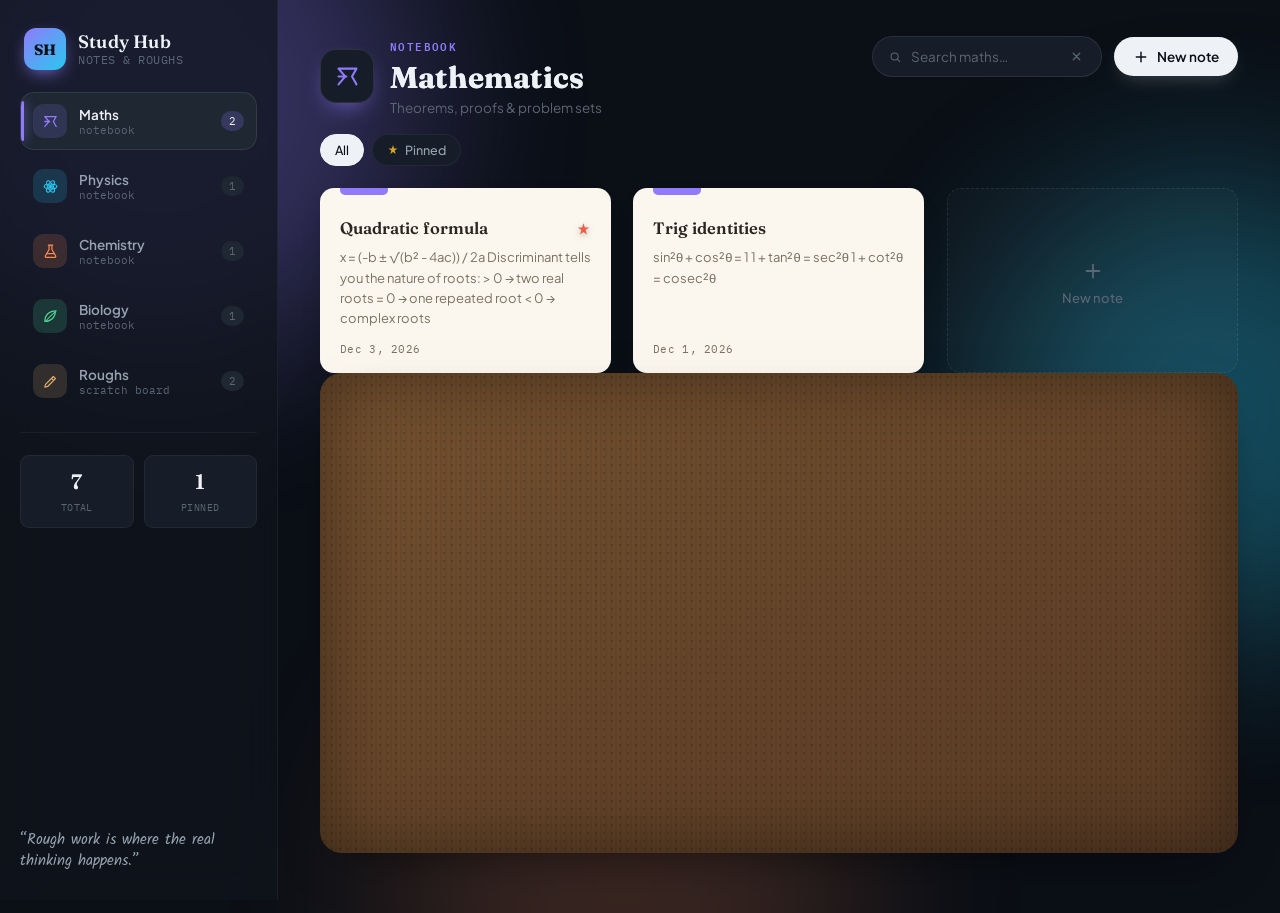
<file: tasks-notes.html>
<!DOCTYPE html>
<html lang="en">
<head>
<meta charset="UTF-8">
<meta name="viewport" content="width=device-width, initial-scale=1.0">
<title>Notes · Study Hub</title>

<link rel="preconnect" href="https://fonts.googleapis.com">
<link rel="preconnect" href="https://fonts.gstatic.com" crossorigin>
<link href="https://fonts.googleapis.com/css2?family=Fraunces:opsz,wght@9..144,400;9..144,500;9..144,600;9..144,700;9..144,800&family=Plus+Jakarta+Sans:ital,wght@0,400;0,500;0,600;0,700;0,800;1,500&family=IBM+Plex+Mono:wght@400;500;600&family=Kalam:wght@400;700&display=swap" rel="stylesheet">

<link rel="stylesheet" href="css/tasks-notes.css">
</head>
<body>

<!-- ambient glow blobs -->
<div class="aurora aurora-1"></div>
<div class="aurora aurora-2"></div>
<div class="aurora aurora-3"></div>

<div class="app">

  <!-- ============ SIDEBAR ============ -->
  <aside class="sidebar" id="sidebar">
    <div class="brand">
      <span class="brand-mark">SH</span>
      <div class="brand-text">
        <strong>Study Hub</strong>
        <span>Notes &amp; Roughs</span>
      </div>
    </div>

    <nav class="subject-nav" id="subjectNav" aria-label="Subjects"></nav>

    <div class="sidebar-divider"></div>

    <div class="sidebar-stats" id="sidebarStats"></div>

    <div class="sidebar-footer">
      <p class="footer-quote">&ldquo;Rough work is where the real thinking happens.&rdquo;</p>
    </div>
  </aside>

  <button class="mobile-nav-toggle" id="mobileNavToggle" aria-label="Toggle subjects menu">
    <svg viewBox="0 0 24 24" width="20" height="20"><path d="M3 6h18M3 12h18M3 18h18" stroke="currentColor" stroke-width="2" stroke-linecap="round"/></svg>
  </button>
  <div class="sidebar-scrim" id="sidebarScrim"></div>

  <!-- ============ WORKSPACE ============ -->
  <main class="workspace">

    <header class="workspace-header">
      <div class="workspace-title">
        <span class="workspace-icon" id="workspaceIcon"></span>
        <div>
          <div class="eyebrow" id="workspaceEyebrow">Notebook</div>
          <h1 id="workspaceTitle">Mathematics</h1>
          <p id="workspaceSubtitle">Theorems, proofs &amp; problem sets</p>
        </div>
      </div>

      <div class="workspace-actions">
        <div class="search-box">
          <svg viewBox="0 0 24 24" width="16" height="16"><circle cx="11" cy="11" r="7" stroke="currentColor" stroke-width="2" fill="none"/><path d="M21 21l-4.3-4.3" stroke="currentColor" stroke-width="2" stroke-linecap="round"/></svg>
          <input type="text" id="searchInput" placeholder="Search this shelf…">
          <button class="search-clear" id="searchClear" hidden aria-label="Clear search">
            <svg viewBox="0 0 24 24" width="13" height="13"><path d="M6 6l12 12M18 6L6 18" stroke="currentColor" stroke-width="2.4" stroke-linecap="round"/></svg>
          </button>
        </div>
        <button class="btn-primary" id="newNoteBtn">
          <svg viewBox="0 0 24 24" width="16" height="16"><path d="M12 5v14M5 12h14" stroke="currentColor" stroke-width="2.2" stroke-linecap="round"/></svg>
          <span id="newNoteLabel">New note</span>
        </button>
      </div>
    </header>

    <div class="filter-row" id="filterRow">
      <button class="chip-filter active" data-filter="all">All</button>
      <button class="chip-filter" data-filter="pinned">
        <svg viewBox="0 0 24 24" width="12" height="12"><path d="M12 2l2.2 6.8H21l-5.6 4.1 2.1 6.9L12 15.8 6.5 19.8l2.1-6.9L3 8.8h6.8L12 2z" fill="currentColor"/></svg>
        Pinned
      </button>
    </div>

    <!-- Notebook grid (Maths / Physics / Chemistry / Biology) -->
    <section class="notes-grid" id="notesGrid"></section>

    <!-- Corkboard (Roughs) -->
    <section class="roughs-board" id="roughsBoard" hidden></section>

    <div class="empty-state" id="emptyState" hidden>
      <div class="empty-illustration" id="emptyIllustration"></div>
      <h3 id="emptyTitle">This shelf is empty</h3>
      <p id="emptyText">Start your first note — it only takes a line.</p>
    </div>

  </main>
</div>

<!-- ============ NOTE EDITOR MODAL ============ -->
<div class="modal-backdrop" id="modalBackdrop">
  <div class="modal-sheet" id="modalSheet">
    <div class="sheet-top">
      <input type="text" id="noteTitleInput" class="sheet-title-input" placeholder="Untitled note" maxlength="80">
      <button class="sheet-pin" id="sheetPinBtn" aria-label="Pin note" title="Pin this note">
        <svg viewBox="0 0 24 24" width="17" height="17"><path d="M12 2l2.2 6.8H21l-5.6 4.1 2.1 6.9L12 15.8 6.5 19.8l2.1-6.9L3 8.8h6.8L12 2z" fill="currentColor"/></svg>
      </button>
      <button class="sheet-close" id="closeModalBtn" aria-label="Close">
        <svg viewBox="0 0 24 24" width="18" height="18"><path d="M6 6l12 12M18 6L6 18" stroke="currentColor" stroke-width="2.2" stroke-linecap="round"/></svg>
      </button>
    </div>
    <div class="sheet-meta">
      <span id="sheetSubjectTag" class="sheet-tag">Maths</span>
      <span id="sheetDate" class="sheet-date">—</span>
      <span id="sheetCharCount" class="sheet-charcount">0 characters</span>
    </div>
    <textarea id="noteBodyInput" class="sheet-body" placeholder="Write it down…"></textarea>
    <div class="sheet-footer">
      <button class="btn-ghost-danger" id="deleteNoteBtn">
        <svg viewBox="0 0 24 24" width="15" height="15"><path d="M4 7h16M9 7V4h6v3M6 7l1 13h10l1-13" stroke="currentColor" stroke-width="2" stroke-linecap="round" stroke-linejoin="round" fill="none"/></svg>
        Delete
      </button>
      <div class="footer-right">
        <span class="save-hint">⌘ / Ctrl + Enter to save</span>
        <button class="btn-primary" id="saveNoteBtn">Save note</button>
      </div>
    </div>
  </div>
</div>

<!-- ============ CONFIRM DELETE ============ -->
<div class="confirm-backdrop" id="confirmBackdrop">
  <div class="confirm-card">
    <div class="confirm-icon">
      <svg viewBox="0 0 24 24" width="22" height="22"><path d="M4 7h16M9 7V4h6v3M6 7l1 13h10l1-13" stroke="currentColor" stroke-width="2" stroke-linecap="round" stroke-linejoin="round" fill="none"/></svg>
    </div>
    <h4>Delete this note?</h4>
    <p>This can't be undone — it'll be gone for good.</p>
    <div class="confirm-actions">
      <button class="btn-tertiary" id="confirmCancel">Keep it</button>
      <button class="btn-danger" id="confirmDelete">Delete</button>
    </div>
  </div>
</div>

<!-- toast host -->
<div class="toast-host" id="toastHost"></div>

<script src="js/tasks-notes.js"></script>
</body>
</html>
</file>
<file: css/tasks-notes.css>
/* ============================================================
   STUDY HUB — Notes & Roughs
   A glowing desk-at-night shell holding subject notebooks
   (each with its own accent + paper texture) and a corkboard
   for quick roughs. Built for depth: glow, motion, texture.
   ============================================================ */

:root{
  --bg:            #0b0f16;
  --bg-alt:        #10151e;
  --surface:       #161d28;
  --surface-hi:    #1e2732;
  --border:        rgba(255,255,255,0.09);
  --border-soft:   rgba(255,255,255,0.05);
  --text:          #eef1f5;
  --text-dim:      #97a3b1;
  --text-faint:    #5b6674;

  --paper:         #fbf7ee;
  --paper-shadow:  rgba(0,0,0,0.4);
  --ink:           #2b2620;
  --ink-dim:       #7a7263;

  --maths:      #8f7bfb;
  --maths-dim:  #8f7bfb22;
  --physics:    #29c8ef;
  --physics-dim:#29c8ef22;
  --chem:       #ff8a52;
  --chem-dim:   #ff8a5222;
  --bio:        #4fd695;
  --bio-dim:    #4fd69522;
  --roughs:     #e0ac6f;
  --roughs-dim: #e0ac6f22;
  --pin-red:    #ef5b45;

  --f-display: 'Fraunces', serif;
  --f-body:    'Plus Jakarta Sans', sans-serif;
  --f-mono:    'IBM Plex Mono', monospace;
  --f-hand:    'Kalam', cursive;

  --radius-lg: 22px;
  --radius-md: 14px;
  --radius-sm: 9px;

  --ease: cubic-bezier(.22,1,.36,1);
}

*{ box-sizing: border-box; }
html{ scroll-behavior: smooth; }

body{
  margin: 0;
  background: var(--bg);
  color: var(--text);
  font-family: var(--f-body);
  -webkit-font-smoothing: antialiased;
  overflow-x: hidden;
  position: relative;
}

::selection{ background: var(--maths); color: #fff; }
::-webkit-scrollbar{ width: 10px; height: 10px; }
::-webkit-scrollbar-track{ background: transparent; }
::-webkit-scrollbar-thumb{ background: var(--surface-hi); border-radius: 10px; border: 2px solid var(--bg); }
:focus-visible{ outline: 2px solid var(--physics); outline-offset: 2px; border-radius: 4px; }
button{ font-family: inherit; cursor: pointer; }
input, textarea{ font-family: inherit; }

/* ============================================================
   AMBIENT AURORA
   ============================================================ */
.aurora{
  position: fixed;
  border-radius: 50%;
  filter: blur(90px);
  opacity: .32;
  pointer-events: none;
  z-index: 0;
  animation: drift 22s ease-in-out infinite;
}
.aurora-1{ width: 520px; height: 520px; top: -160px; left: -100px; background: var(--maths); animation-delay: 0s; }
.aurora-2{ width: 460px; height: 460px; top: 20%; right: -160px; background: var(--physics); animation-delay: -7s; }
.aurora-3{ width: 480px; height: 480px; bottom: -220px; left: 30%; background: var(--chem); opacity: .18; animation-delay: -14s; }

@keyframes drift{
  0%, 100%{ transform: translate(0,0) scale(1); }
  50%{ transform: translate(30px,-40px) scale(1.08); }
}

/* ============================================================
   APP LAYOUT
   ============================================================ */
.app{
  position: relative;
  z-index: 1;
  display: grid;
  grid-template-columns: 278px 1fr;
  min-height: 100vh;
}

/* ---------------- SIDEBAR ---------------- */
.sidebar{
  background: rgba(16,21,30,.72);
  backdrop-filter: blur(18px);
  border-right: 1px solid var(--border-soft);
  padding: 28px 20px;
  display: flex;
  flex-direction: column;
  gap: 22px;
  position: sticky;
  top: 0;
  height: 100vh;
  z-index: 20;
}

.brand{ display: flex; align-items: center; gap: 12px; padding: 0 4px; }
.brand-mark{
  width: 42px; height: 42px;
  border-radius: 12px;
  display: grid; place-items: center;
  font-family: var(--f-display);
  font-weight: 700;
  font-size: 15px;
  color: #0b0f16;
  background: linear-gradient(135deg, var(--maths), var(--physics));
  box-shadow: 0 6px 18px -6px var(--maths);
  flex-shrink: 0;
}
.brand-text{ display: flex; flex-direction: column; line-height: 1.3; }
.brand-text strong{ font-family: var(--f-display); font-size: 18px; font-weight: 600; letter-spacing: .2px; }
.brand-text span{ font-size: 11.5px; color: var(--text-faint); font-family: var(--f-mono); letter-spacing: .5px; text-transform: uppercase; }

.subject-nav{ display: flex; flex-direction: column; gap: 7px; }

.subject-btn{
  position: relative;
  display: flex; align-items: center; gap: 12px;
  padding: 11px 12px;
  border: 1px solid transparent;
  border-radius: var(--radius-md);
  background: transparent;
  color: var(--text-dim);
  text-align: left;
  transition: background .18s var(--ease), border-color .18s var(--ease), color .18s var(--ease);
  overflow: hidden;
}
.subject-btn:hover{ background: var(--surface); color: var(--text); }
.subject-btn .icon-chip{
  width: 34px; height: 34px;
  border-radius: 10px;
  display: grid; place-items: center;
  flex-shrink: 0;
  transition: transform .25s var(--ease);
}
.subject-btn:hover .icon-chip{ transform: scale(1.08) rotate(-4deg); }
.subject-btn .icon-chip svg{ width: 17px; height: 17px; }
.subject-btn .label-block{ display: flex; flex-direction: column; flex: 1; min-width: 0; }
.subject-btn .label-block strong{ font-size: 13.5px; font-weight: 600; color: inherit; }
.subject-btn .label-block small{ font-size: 11px; color: var(--text-faint); font-family: var(--f-mono); }
.subject-btn .count-badge{
  font-family: var(--f-mono); font-size: 11px;
  color: var(--text-faint);
  background: var(--surface-hi);
  padding: 3px 8px; border-radius: 20px;
  flex-shrink: 0;
  transition: background .18s ease, color .18s ease;
}

.subject-btn.active{ background: var(--surface-hi); border-color: var(--border); }
.subject-btn.active .label-block strong{ color: var(--text); }
.subject-btn.active .count-badge{ color: var(--text); }
.subject-btn.active::after{
  content: "";
  position: absolute; left: 0; top: 8px; bottom: 8px; width: 3px;
  border-radius: 3px;
  background: var(--accent, var(--maths));
  box-shadow: 0 0 12px var(--accent, var(--maths));
}

.subject-btn[data-subject="maths"]{ --accent: var(--maths); }
.subject-btn[data-subject="physics"]{ --accent: var(--physics); }
.subject-btn[data-subject="chemistry"]{ --accent: var(--chem); }
.subject-btn[data-subject="biology"]{ --accent: var(--bio); }
.subject-btn[data-subject="roughs"]{ --accent: var(--roughs); }
.subject-btn .icon-chip{ background: color-mix(in srgb, var(--accent) 16%, transparent); color: var(--accent); }
.subject-btn.active .count-badge{ background: color-mix(in srgb, var(--accent) 22%, transparent); }

.sidebar-divider{ height: 1px; background: var(--border-soft); }

.sidebar-stats{ display: flex; gap: 10px; }
.stat-pill{
  flex: 1;
  background: var(--surface);
  border: 1px solid var(--border-soft);
  border-radius: var(--radius-sm);
  padding: 12px 10px;
  text-align: center;
}
.stat-pill strong{ display: block; font-family: var(--f-display); font-size: 21px; font-weight: 600; }
.stat-pill small{ font-size: 9.5px; color: var(--text-faint); font-family: var(--f-mono); text-transform: uppercase; letter-spacing: .4px; }

.sidebar-footer{ margin-top: auto; padding-top: 4px; }
.footer-quote{ font-family: var(--f-hand); font-size: 14.5px; color: var(--text-dim); line-height: 1.4; margin: 0; }

.mobile-nav-toggle{ display: none; }
.sidebar-scrim{ display: none; }

/* ============================================================
   WORKSPACE
   ============================================================ */
.workspace{ padding: 36px 42px 60px; min-width: 0; position: relative; z-index: 1; }

.workspace-header{
  display: flex; align-items: flex-start; justify-content: space-between;
  gap: 24px; flex-wrap: wrap; margin-bottom: 18px;
}

.workspace-title{ display: flex; align-items: center; gap: 16px; }
.workspace-icon{
  width: 54px; height: 54px;
  border-radius: 16px;
  display: grid; place-items: center;
  background: var(--surface);
  border: 1px solid var(--border);
  flex-shrink: 0;
  box-shadow: 0 10px 26px -12px var(--accent, var(--maths));
}
.workspace-icon svg{ width: 27px; height: 27px; }

.eyebrow{
  font-family: var(--f-mono); font-size: 10.5px; letter-spacing: 1.4px; text-transform: uppercase;
  color: var(--accent, var(--text-faint)); margin-bottom: 4px; font-weight: 600;
}
.workspace-title h1{
  font-family: var(--f-display); font-size: 30px; font-weight: 700; margin: 0 0 3px; letter-spacing: .2px;
  background: linear-gradient(90deg, var(--text), var(--text-dim));
  -webkit-background-clip: text; background-clip: text;
}
.workspace-title p{ margin: 0; font-size: 13.5px; color: var(--text-faint); }

.workspace-actions{ display: flex; align-items: center; gap: 12px; }

.search-box{
  display: flex; align-items: center; gap: 8px;
  background: var(--surface);
  border: 1px solid var(--border);
  border-radius: 30px;
  padding: 10px 16px;
  color: var(--text-faint);
  width: 230px;
  transition: border-color .18s ease, width .22s var(--ease), box-shadow .18s ease;
}
.search-box:focus-within{ border-color: var(--physics); width: 270px; box-shadow: 0 0 0 4px var(--physics-dim); }
.search-box input{ border: none; background: transparent; outline: none; color: var(--text); font-size: 13.5px; width: 100%; }
.search-box input::placeholder{ color: var(--text-faint); }
.search-clear{ background: none; border: none; color: var(--text-faint); display: grid; place-items: center; padding: 2px; }
.search-clear:hover{ color: var(--text); }

.btn-primary{
  display: inline-flex; align-items: center; gap: 8px;
  background: var(--text); color: var(--bg); border: none;
  padding: 11px 19px; border-radius: 30px; font-size: 13.5px; font-weight: 600;
  transition: transform .15s var(--ease), box-shadow .15s var(--ease);
  box-shadow: 0 8px 20px -8px rgba(255,255,255,.25);
}
.btn-primary:hover{ transform: translateY(-2px); box-shadow: 0 12px 26px -8px rgba(255,255,255,.35); }
.btn-primary:active{ transform: translateY(0); }

.btn-ghost-danger{
  display: inline-flex; align-items: center; gap: 7px;
  background: transparent; color: #c96a5a;
  border: 1px solid rgba(201,106,90,.35);
  padding: 9px 16px; border-radius: 30px; font-size: 13px; font-weight: 500;
  transition: background .15s ease, transform .15s ease;
}
.btn-ghost-danger:hover{ background: rgba(201,106,90,.12); transform: translateY(-1px); }

.btn-tertiary{
  background: rgba(43,38,32,.07); color: var(--ink); border: none;
  padding: 10px 18px; border-radius: 30px; font-size: 13.5px; font-weight: 600;
}
.btn-tertiary:hover{ background: rgba(43,38,32,.12); }
.btn-danger{
  background: var(--pin-red); color: #fff; border: none;
  padding: 10px 18px; border-radius: 30px; font-size: 13.5px; font-weight: 600;
  box-shadow: 0 8px 18px -6px rgba(239,91,69,.6);
}
.btn-danger:hover{ filter: brightness(1.08); }

/* filter chips */
.filter-row{ display: flex; gap: 8px; margin-bottom: 22px; }
.chip-filter{
  display: inline-flex; align-items: center; gap: 6px;
  background: var(--surface); border: 1px solid var(--border-soft);
  color: var(--text-dim); font-size: 12.5px; font-weight: 500;
  padding: 7px 14px; border-radius: 30px;
  transition: all .15s ease;
}
.chip-filter:hover{ color: var(--text); border-color: var(--border); }
.chip-filter.active{ background: var(--text); color: var(--bg); border-color: var(--text); }
.chip-filter svg{ color: #d8a326; }
.chip-filter.active svg{ color: var(--bg); }

/* ============================================================
   NOTES GRID  (paper cards, textured per subject)
   ============================================================ */
.notes-grid{
  display: grid;
  grid-template-columns: repeat(auto-fill, minmax(245px, 1fr));
  gap: 22px;
}

.note-card{
  position: relative;
  background: var(--paper);
  color: var(--ink);
  border-radius: var(--radius-md);
  padding: 22px 20px 17px;
  min-height: 172px;
  display: flex; flex-direction: column;
  box-shadow: 0 12px 26px -14px var(--paper-shadow), 0 1px 0 rgba(255,255,255,.04);
  cursor: pointer;
  transition: transform .2s var(--ease), box-shadow .2s var(--ease);
  overflow: hidden;
  opacity: 0;
  animation: cardIn .45s var(--ease) forwards;
}
@keyframes cardIn{
  from{ opacity: 0; transform: translateY(14px) scale(.97); }
  to{ opacity: 1; transform: translateY(0) scale(1); }
}
.note-card:hover{ transform: translateY(-6px) rotate(-0.4deg); box-shadow: 0 22px 36px -16px var(--paper-shadow), 0 0 0 1px var(--accent-glow, transparent); }

.note-card::before{
  content: ""; position: absolute; top: 0; left: 20px;
  width: 48px; height: 7px; border-radius: 0 0 5px 5px;
}
.note-card[data-subject="maths"]::before{ background: var(--maths); }
.note-card[data-subject="physics"]::before{ background: var(--physics); }
.note-card[data-subject="chemistry"]::before{ background: var(--chem); }
.note-card[data-subject="biology"]::before{ background: var(--bio); }
.note-card[data-subject="maths"]:hover{ --accent-glow: var(--maths-dim); }
.note-card[data-subject="physics"]:hover{ --accent-glow: var(--physics-dim); }
.note-card[data-subject="chemistry"]:hover{ --accent-glow: var(--chem-dim); }
.note-card[data-subject="biology"]:hover{ --accent-glow: var(--bio-dim); }

.note-card[data-subject="maths"]{
  background-image: linear-gradient(var(--paper),var(--paper)),
    repeating-linear-gradient(0deg, rgba(43,38,32,0.07) 0 1px, transparent 1px 26px),
    repeating-linear-gradient(90deg, rgba(43,38,32,0.05) 0 1px, transparent 1px 26px);
}
.note-card[data-subject="physics"]{
  background-image: radial-gradient(rgba(43,38,32,0.16) 1px, transparent 1.3px);
  background-size: 16px 16px;
}
.note-card[data-subject="chemistry"],
.note-card[data-subject="biology"]{
  background-image: repeating-linear-gradient(0deg, rgba(43,38,32,0.09) 0 1px, transparent 1px 24px);
}

.card-top-row{ display: flex; align-items: flex-start; justify-content: space-between; gap: 8px; }
.note-card h3{
  font-family: var(--f-display); font-size: 16.5px; font-weight: 600;
  margin: 8px 0 8px; padding-right: 4px; line-height: 1.3;
}
.pin-flag{
  color: var(--pin-red); flex-shrink: 0; margin-top: 10px;
  filter: drop-shadow(0 2px 3px rgba(0,0,0,.25));
}
.pin-flag svg{ width: 15px; height: 15px; }

.note-card p{
  font-size: 13px; line-height: 1.55; color: var(--ink-dim); margin: 0; flex: 1;
  display: -webkit-box; -webkit-line-clamp: 4; -webkit-box-orient: vertical; overflow: hidden;
}
.note-card .card-date{
  margin-top: 14px; font-family: var(--f-mono); font-size: 10.5px; color: var(--ink-dim); letter-spacing: .3px;
}

.note-card.new-card{
  background: rgba(255,255,255,.02);
  border: 1.5px dashed var(--border);
  box-shadow: none;
  align-items: center; justify-content: center;
  color: var(--text-faint); gap: 8px;
  animation: cardIn .45s var(--ease) forwards;
}
.note-card.new-card:hover{ border-color: var(--text-dim); color: var(--text-dim); transform: translateY(-3px); box-shadow: none; }
.note-card.new-card span{ font-size: 13px; font-weight: 500; }

/* ============================================================
   ROUGHS — corkboard of scribbled sticky notes
   ============================================================ */
.roughs-board{
  position: relative;
  border-radius: var(--radius-lg);
  padding: 36px 30px;
  min-height: 480px;
  background-color: #6b4a2f;
  background-image:
    repeating-linear-gradient(90deg, rgba(0,0,0,.05) 0 2px, transparent 2px 5px),
    radial-gradient(rgba(0,0,0,.16) 1px, transparent 1.4px),
    linear-gradient(155deg, #74512f, #573a24);
  background-size: auto, 8px 8px, auto;
  box-shadow: inset 0 0 70px rgba(0,0,0,.4), 0 20px 50px -24px rgba(0,0,0,.6);
  display: flex; flex-wrap: wrap; align-content: flex-start; gap: 28px 24px;
}

.rough-note{
  --r: 0deg;
  width: 192px; min-height: 172px;
  background: #fff6c8;
  background-image: linear-gradient(#fff6c8, #fff6c8), repeating-linear-gradient(180deg, transparent 0 30px, rgba(58,50,34,.08) 30px 31px);
  padding: 28px 16px 16px;
  font-family: var(--f-hand);
  color: #3a3222; font-size: 15px; line-height: 1.4;
  box-shadow: 0 12px 20px -8px rgba(0,0,0,.5);
  transform: rotate(var(--r));
  transition: transform .2s var(--ease), box-shadow .2s var(--ease);
  cursor: pointer;
  position: relative;
  opacity: 0;
  animation: cardIn .45s var(--ease) forwards;
}
.rough-note:hover{ transform: rotate(0deg) scale(1.05) translateY(-4px); box-shadow: 0 20px 30px -10px rgba(0,0,0,.55); z-index: 2; }

.rough-note::before{
  content: ""; position: absolute; top: -10px; left: 50%; transform: translateX(-50%);
  width: 17px; height: 17px; border-radius: 50%;
  background: radial-gradient(circle at 35% 30%, #ff9a86, var(--pin-red) 60%);
  box-shadow: 0 3px 5px rgba(0,0,0,.45);
}
.rough-note.tape::before{ display: none; }
.rough-note.tape::after{
  content: ""; position: absolute; top: -12px; left: 50%; transform: translateX(-50%) rotate(-3deg);
  width: 60px; height: 22px;
  background: rgba(230,220,190,.55);
  border: 1px solid rgba(255,255,255,.3);
  box-shadow: 0 2px 4px rgba(0,0,0,.25);
}

.rough-note h4{
  margin: 0 0 6px; font-size: 16.5px; font-weight: 700;
  border-bottom: 1.5px dashed rgba(58,50,34,.35); padding-bottom: 5px;
  display: flex; align-items: center; gap: 6px;
}
.rough-note p{ margin: 0; font-size: 14px; display: -webkit-box; -webkit-line-clamp: 5; -webkit-box-orient: vertical; overflow: hidden; }

.rough-note.new-card{
  background: rgba(255,255,255,.08); border: 1.5px dashed rgba(255,255,255,.35);
  color: rgba(255,255,255,.8); box-shadow: none;
  display: flex; align-items: center; justify-content: center; transform: none;
}
.rough-note.new-card:hover{ background: rgba(255,255,255,.15); transform: translateY(-3px); }
.rough-note.new-card::before, .rough-note.new-card::after{ display: none; }

/* ============================================================
   EMPTY STATE
   ============================================================ */
.empty-state{ text-align: center; padding: 76px 20px; color: var(--text-faint); }
.empty-illustration{
  width: 68px; height: 68px; margin: 0 auto 18px; border-radius: 18px;
  background: var(--surface); border: 1px solid var(--border);
  position: relative;
}
.empty-illustration::before{
  content: "✎"; position: absolute; inset: 0; display: grid; place-items: center;
  font-size: 26px; color: var(--text-faint);
}
.empty-state h3{ font-family: var(--f-display); color: var(--text); font-size: 19px; margin: 0 0 6px; }
.empty-state p{ margin: 0; font-size: 13.5px; }

/* ============================================================
   MODAL — the note itself, laid on the desk
   ============================================================ */
.modal-backdrop, .confirm-backdrop{
  position: fixed; inset: 0;
  background: rgba(6,9,13,.7);
  backdrop-filter: blur(4px);
  display: flex; align-items: center; justify-content: center;
  padding: 24px; opacity: 0; pointer-events: none;
  transition: opacity .2s ease; z-index: 100;
}
.modal-backdrop.open, .confirm-backdrop.open{ opacity: 1; pointer-events: auto; }

.modal-sheet{
  background: var(--paper); color: var(--ink);
  width: 100%; max-width: 640px; max-height: 84vh;
  border-radius: var(--radius-lg);
  padding: 32px 36px 24px;
  display: flex; flex-direction: column;
  box-shadow: 0 40px 80px -24px rgba(0,0,0,.65);
  transform: translateY(18px) scale(.97);
  transition: transform .25s var(--ease);
}
.modal-backdrop.open .modal-sheet{ transform: translateY(0) scale(1); }

.sheet-top{ display: flex; align-items: center; gap: 10px; }
.sheet-title-input{
  flex: 1; border: none; background: transparent; outline: none;
  font-family: var(--f-display); font-size: 24px; font-weight: 600; color: var(--ink);
}
.sheet-title-input::placeholder{ color: var(--ink-dim); }
.sheet-pin, .sheet-close{
  background: rgba(43,38,32,.06); border: none; border-radius: 50%;
  width: 34px; height: 34px; display: grid; place-items: center;
  color: var(--ink-dim); flex-shrink: 0; transition: all .15s ease;
}
.sheet-pin:hover, .sheet-close:hover{ background: rgba(43,38,32,.12); }
.sheet-pin.active{ color: var(--pin-red); background: rgba(239,91,69,.14); }

.sheet-meta{ display: flex; align-items: center; gap: 10px; margin: 12px 0 18px; flex-wrap: wrap; }
.sheet-tag{
  font-family: var(--f-mono); font-size: 11px; letter-spacing: .4px;
  padding: 4px 10px; border-radius: 20px; background: rgba(43,38,32,.08); color: var(--ink-dim);
}
.sheet-date, .sheet-charcount{ font-family: var(--f-mono); font-size: 11px; color: var(--ink-dim); }
.sheet-charcount{ margin-left: auto; }

.sheet-body{
  flex: 1; min-height: 260px; resize: none;
  border: none; outline: none; background: transparent;
  font-family: var(--f-body); font-size: 15px; line-height: 1.8; color: var(--ink);
  background-image: repeating-linear-gradient(0deg, transparent 0 35.9px, rgba(43,38,32,.09) 35.9px 37px);
  background-position-y: 4px;
}
.sheet-body::placeholder{ color: var(--ink-dim); }

.sheet-footer{
  display: flex; align-items: center; justify-content: space-between;
  padding-top: 18px; margin-top: 10px; border-top: 1px dashed rgba(43,38,32,.18);
  gap: 12px; flex-wrap: wrap;
}
.footer-right{ display: flex; align-items: center; gap: 12px; }
.save-hint{ font-size: 11px; color: var(--ink-dim); font-family: var(--f-mono); }

/* confirm dialog */
.confirm-card{
  background: var(--paper); color: var(--ink);
  width: 100%; max-width: 340px; border-radius: var(--radius-lg);
  padding: 28px 26px 24px; text-align: center;
  box-shadow: 0 40px 80px -24px rgba(0,0,0,.65);
  transform: scale(.94); transition: transform .2s var(--ease);
}
.confirm-backdrop.open .confirm-card{ transform: scale(1); }
.confirm-icon{
  width: 46px; height: 46px; margin: 0 auto 14px; border-radius: 50%;
  background: rgba(239,91,69,.14); color: var(--pin-red);
  display: grid; place-items: center;
}
.confirm-card h4{ font-family: var(--f-display); font-size: 18px; margin: 0 0 6px; }
.confirm-card p{ font-size: 13px; color: var(--ink-dim); margin: 0 0 20px; }
.confirm-actions{ display: flex; gap: 10px; justify-content: center; }

/* ============================================================
   TOASTS
   ============================================================ */
.toast-host{
  position: fixed; bottom: 24px; left: 50%; transform: translateX(-50%);
  display: flex; flex-direction: column; gap: 10px; z-index: 200;
  align-items: center;
}
.toast{
  display: flex; align-items: center; gap: 10px;
  background: var(--surface-hi); border: 1px solid var(--border);
  color: var(--text); font-size: 13px; font-weight: 500;
  padding: 12px 18px; border-radius: 30px;
  box-shadow: 0 14px 30px -10px rgba(0,0,0,.5);
  opacity: 0; transform: translateY(12px);
  animation: toastIn .3s var(--ease) forwards, toastOut .3s var(--ease) forwards 2.4s;
  white-space: nowrap;
}
.toast .dot{ width: 7px; height: 7px; border-radius: 50%; background: var(--bio); flex-shrink: 0; }
.toast.danger .dot{ background: var(--pin-red); }
@keyframes toastIn{ to{ opacity: 1; transform: translateY(0); } }
@keyframes toastOut{ to{ opacity: 0; transform: translateY(-8px); } }

/* ============================================================
   RESPONSIVE
   ============================================================ */
@media (max-width: 900px){
  .app{ grid-template-columns: 1fr; }
  .sidebar{
    position: fixed; z-index: 90; left: -100%; top: 0; height: 100vh; width: 270px;
    transition: left .25s var(--ease);
    box-shadow: 20px 0 50px rgba(0,0,0,.5);
  }
  .sidebar.open{ left: 0; }
  .sidebar-scrim{
    display: none; position: fixed; inset: 0; background: rgba(0,0,0,.5); z-index: 80;
  }
  .sidebar-scrim.show{ display: block; }
  .mobile-nav-toggle{
    display: grid; place-items: center;
    position: fixed; top: 18px; left: 18px; z-index: 95;
    width: 42px; height: 42px; background: var(--surface); border: 1px solid var(--border);
    border-radius: 12px; color: var(--text);
  }
  .workspace{ padding: 84px 20px 50px; }
  .workspace-header{ flex-direction: column; align-items: flex-start; }
  .search-box{ width: 100%; }
  .workspace-actions{ width: 100%; flex-wrap: wrap; }
}

@media (max-width: 480px){
  .notes-grid{ grid-template-columns: 1fr 1fr; }
  .rough-note{ width: 44%; }
  .modal-sheet{ padding: 24px 20px 18px; }
  .sidebar-stats{ flex-wrap: wrap; }
}

@media (prefers-reduced-motion: reduce){
  *{ transition: none !important; animation: none !important; }
}
</file>
